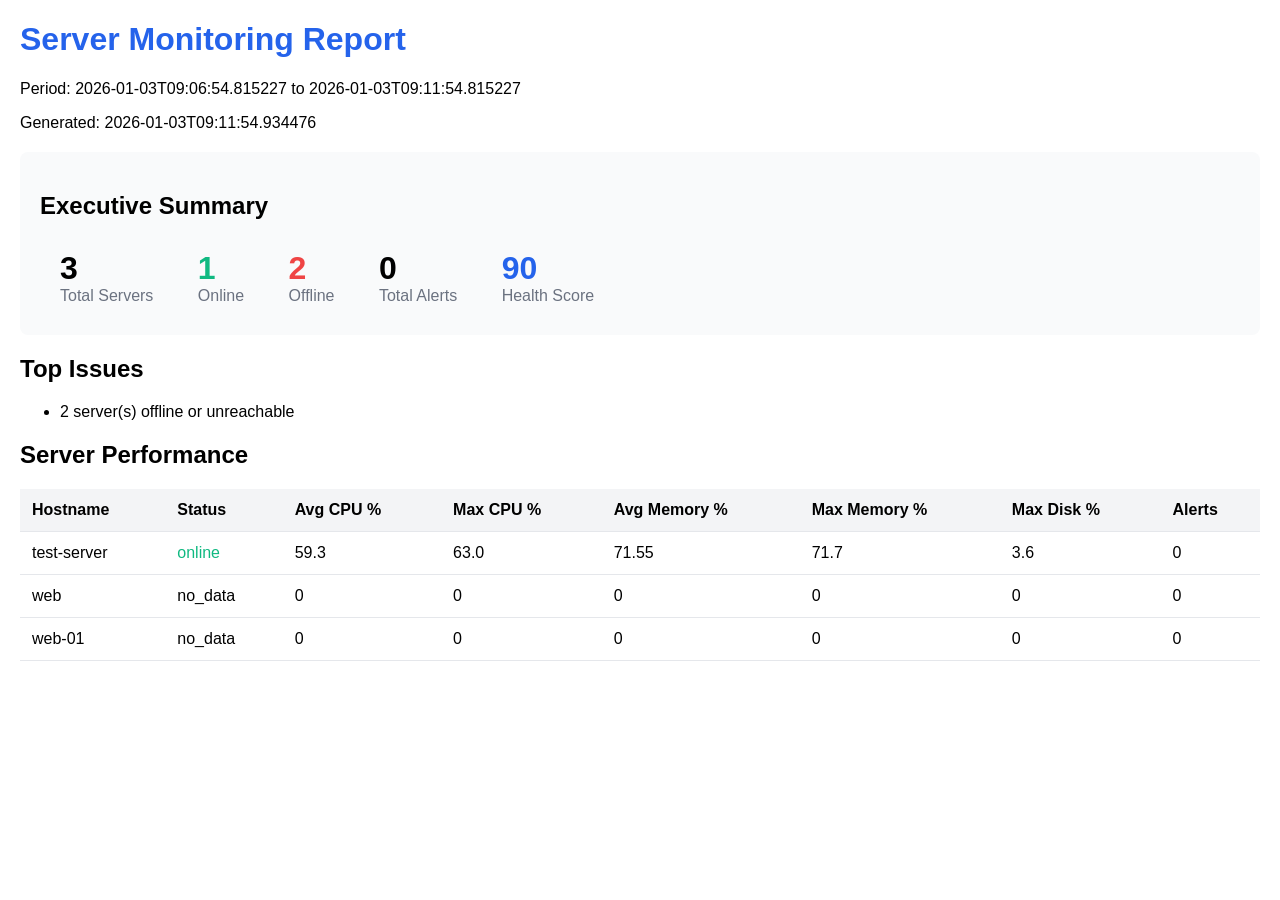
<file: backend/reports/report_10_20260103_091154.html>
<!DOCTYPE html>
<html>
<head>
    <title>Monitoring Report - 2026-01-03T09:06:54.815227</title>
    <style>
        body { font-family: Arial, sans-serif; margin: 20px; }
        h1 { color: #2563eb; }
        .summary { background: #f9fafb; padding: 20px; border-radius: 8px; margin: 20px 0; }
        .stat { display: inline-block; margin: 10px 20px; }
        .stat-value { font-size: 2em; font-weight: bold; }
        .stat-label { color: #6b7280; }
        table { width: 100%; border-collapse: collapse; margin: 20px 0; }
        th, td { padding: 12px; text-align: left; border-bottom: 1px solid #e5e7eb; }
        th { background: #f3f4f6; font-weight: bold; }
        .status-online { color: #10b981; }
        .status-offline { color: #ef4444; }
        .severity-critical { color: #ef4444; font-weight: bold; }
        .severity-warning { color: #f59e0b; }
    </style>
</head>
<body>
    <h1>Server Monitoring Report</h1>
    <p>Period: 2026-01-03T09:06:54.815227 to 2026-01-03T09:11:54.815227</p>
    <p>Generated: 2026-01-03T09:11:54.934476</p>
    
    <div class="summary">
        <h2>Executive Summary</h2>
        <div class="stat">
            <div class="stat-value">3</div>
            <div class="stat-label">Total Servers</div>
        </div>
        <div class="stat">
            <div class="stat-value" style="color: #10b981">1</div>
            <div class="stat-label">Online</div>
        </div>
        <div class="stat">
            <div class="stat-value" style="color: #ef4444">2</div>
            <div class="stat-label">Offline</div>
        </div>
        <div class="stat">
            <div class="stat-value">0</div>
            <div class="stat-label">Total Alerts</div>
        </div>
        <div class="stat">
            <div class="stat-value" style="color: #2563eb">90</div>
            <div class="stat-label">Health Score</div>
        </div>
    </div>
    
    <h2>Top Issues</h2>
    <ul>
        <li>2 server(s) offline or unreachable</li>
    </ul>
    
    <h2>Server Performance</h2>
    <table>
        <thead>
            <tr>
                <th>Hostname</th>
                <th>Status</th>
                <th>Avg CPU %</th>
                <th>Max CPU %</th>
                <th>Avg Memory %</th>
                <th>Max Memory %</th>
                <th>Max Disk %</th>
                <th>Alerts</th>
            </tr>
        </thead>
        <tbody>
            
            <tr>
                <td>test-server</td>
                <td class="status-online">online</td>
                <td>59.3</td>
                <td>63.0</td>
                <td>71.55</td>
                <td>71.7</td>
                <td>3.6</td>
                <td>0</td>
            </tr>
            
            <tr>
                <td>web</td>
                <td class="status-no_data">no_data</td>
                <td>0</td>
                <td>0</td>
                <td>0</td>
                <td>0</td>
                <td>0</td>
                <td>0</td>
            </tr>
            
            <tr>
                <td>web-01</td>
                <td class="status-no_data">no_data</td>
                <td>0</td>
                <td>0</td>
                <td>0</td>
                <td>0</td>
                <td>0</td>
                <td>0</td>
            </tr>
            
        </tbody>
    </table>
</body>
</html>
</file>
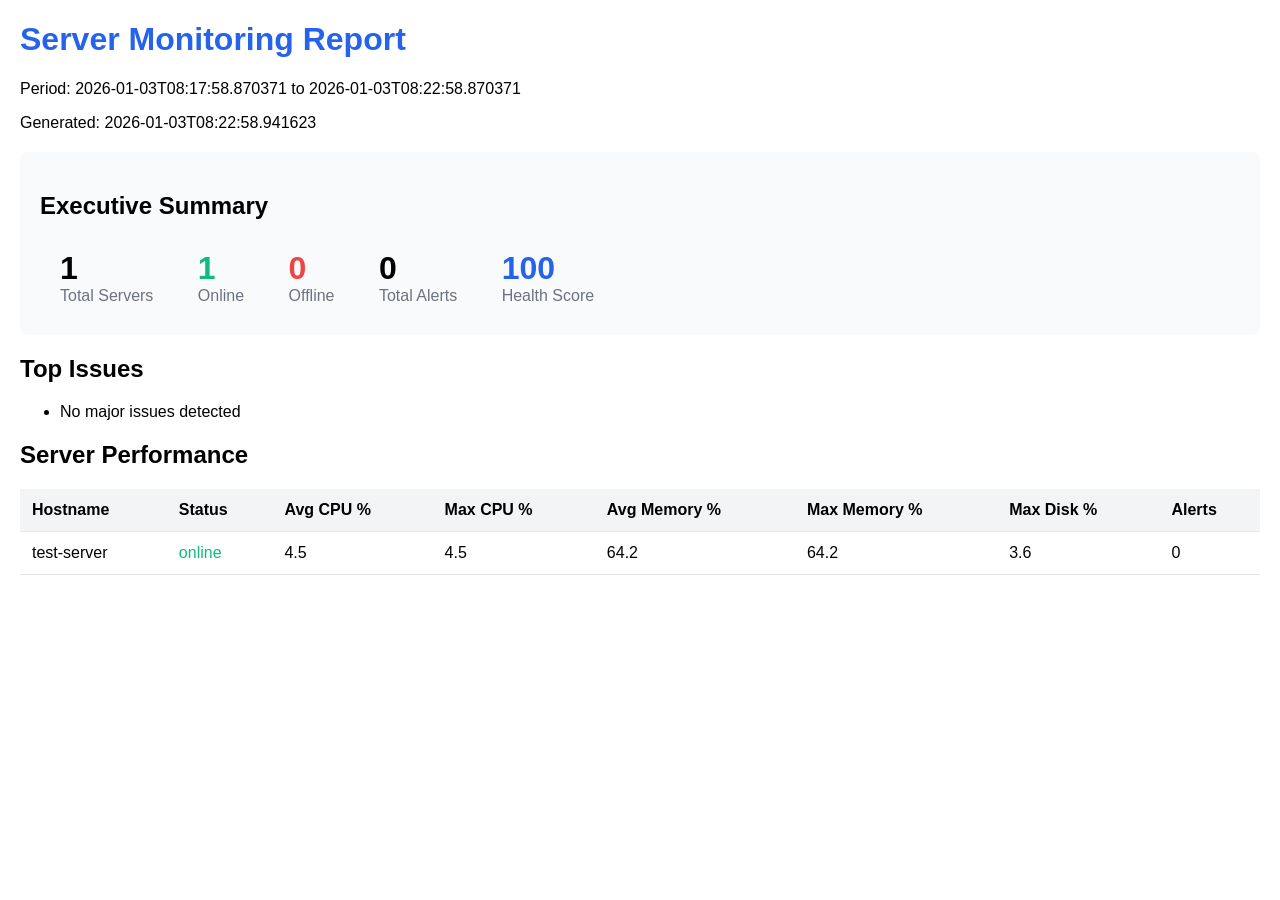
<file: backend/reports/report_1_20260103_082258.html>
<!DOCTYPE html>
<html>
<head>
    <title>Monitoring Report - 2026-01-03T08:17:58.870371</title>
    <style>
        body { font-family: Arial, sans-serif; margin: 20px; }
        h1 { color: #2563eb; }
        .summary { background: #f9fafb; padding: 20px; border-radius: 8px; margin: 20px 0; }
        .stat { display: inline-block; margin: 10px 20px; }
        .stat-value { font-size: 2em; font-weight: bold; }
        .stat-label { color: #6b7280; }
        table { width: 100%; border-collapse: collapse; margin: 20px 0; }
        th, td { padding: 12px; text-align: left; border-bottom: 1px solid #e5e7eb; }
        th { background: #f3f4f6; font-weight: bold; }
        .status-online { color: #10b981; }
        .status-offline { color: #ef4444; }
        .severity-critical { color: #ef4444; font-weight: bold; }
        .severity-warning { color: #f59e0b; }
    </style>
</head>
<body>
    <h1>Server Monitoring Report</h1>
    <p>Period: 2026-01-03T08:17:58.870371 to 2026-01-03T08:22:58.870371</p>
    <p>Generated: 2026-01-03T08:22:58.941623</p>
    
    <div class="summary">
        <h2>Executive Summary</h2>
        <div class="stat">
            <div class="stat-value">1</div>
            <div class="stat-label">Total Servers</div>
        </div>
        <div class="stat">
            <div class="stat-value" style="color: #10b981">1</div>
            <div class="stat-label">Online</div>
        </div>
        <div class="stat">
            <div class="stat-value" style="color: #ef4444">0</div>
            <div class="stat-label">Offline</div>
        </div>
        <div class="stat">
            <div class="stat-value">0</div>
            <div class="stat-label">Total Alerts</div>
        </div>
        <div class="stat">
            <div class="stat-value" style="color: #2563eb">100</div>
            <div class="stat-label">Health Score</div>
        </div>
    </div>
    
    <h2>Top Issues</h2>
    <ul>
        <li>No major issues detected</li>
    </ul>
    
    <h2>Server Performance</h2>
    <table>
        <thead>
            <tr>
                <th>Hostname</th>
                <th>Status</th>
                <th>Avg CPU %</th>
                <th>Max CPU %</th>
                <th>Avg Memory %</th>
                <th>Max Memory %</th>
                <th>Max Disk %</th>
                <th>Alerts</th>
            </tr>
        </thead>
        <tbody>
            
            <tr>
                <td>test-server</td>
                <td class="status-online">online</td>
                <td>4.5</td>
                <td>4.5</td>
                <td>64.2</td>
                <td>64.2</td>
                <td>3.6</td>
                <td>0</td>
            </tr>
            
        </tbody>
    </table>
</body>
</html>
</file>
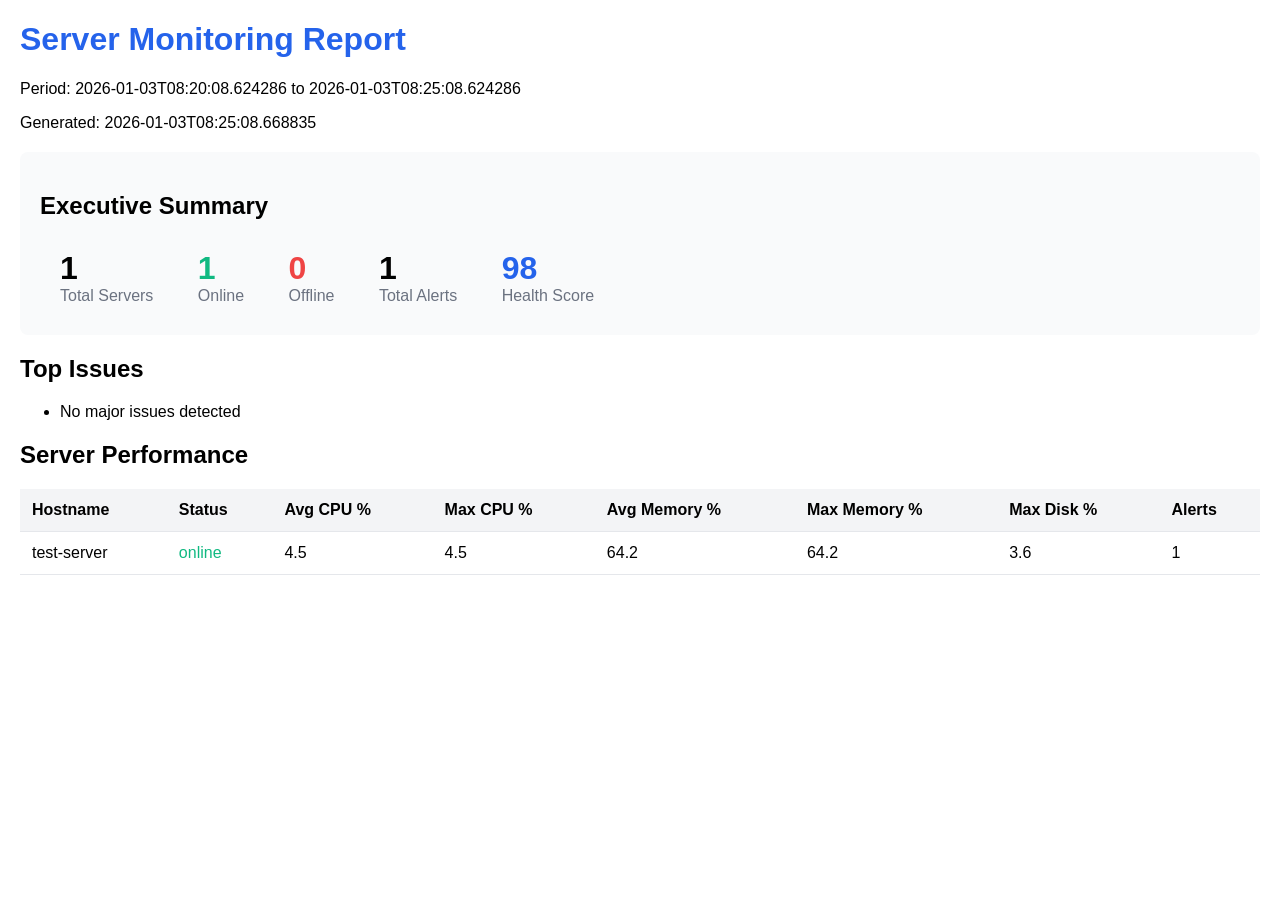
<file: backend/reports/report_2_20260103_082508.html>
<!DOCTYPE html>
<html>
<head>
    <title>Monitoring Report - 2026-01-03T08:20:08.624286</title>
    <style>
        body { font-family: Arial, sans-serif; margin: 20px; }
        h1 { color: #2563eb; }
        .summary { background: #f9fafb; padding: 20px; border-radius: 8px; margin: 20px 0; }
        .stat { display: inline-block; margin: 10px 20px; }
        .stat-value { font-size: 2em; font-weight: bold; }
        .stat-label { color: #6b7280; }
        table { width: 100%; border-collapse: collapse; margin: 20px 0; }
        th, td { padding: 12px; text-align: left; border-bottom: 1px solid #e5e7eb; }
        th { background: #f3f4f6; font-weight: bold; }
        .status-online { color: #10b981; }
        .status-offline { color: #ef4444; }
        .severity-critical { color: #ef4444; font-weight: bold; }
        .severity-warning { color: #f59e0b; }
    </style>
</head>
<body>
    <h1>Server Monitoring Report</h1>
    <p>Period: 2026-01-03T08:20:08.624286 to 2026-01-03T08:25:08.624286</p>
    <p>Generated: 2026-01-03T08:25:08.668835</p>
    
    <div class="summary">
        <h2>Executive Summary</h2>
        <div class="stat">
            <div class="stat-value">1</div>
            <div class="stat-label">Total Servers</div>
        </div>
        <div class="stat">
            <div class="stat-value" style="color: #10b981">1</div>
            <div class="stat-label">Online</div>
        </div>
        <div class="stat">
            <div class="stat-value" style="color: #ef4444">0</div>
            <div class="stat-label">Offline</div>
        </div>
        <div class="stat">
            <div class="stat-value">1</div>
            <div class="stat-label">Total Alerts</div>
        </div>
        <div class="stat">
            <div class="stat-value" style="color: #2563eb">98</div>
            <div class="stat-label">Health Score</div>
        </div>
    </div>
    
    <h2>Top Issues</h2>
    <ul>
        <li>No major issues detected</li>
    </ul>
    
    <h2>Server Performance</h2>
    <table>
        <thead>
            <tr>
                <th>Hostname</th>
                <th>Status</th>
                <th>Avg CPU %</th>
                <th>Max CPU %</th>
                <th>Avg Memory %</th>
                <th>Max Memory %</th>
                <th>Max Disk %</th>
                <th>Alerts</th>
            </tr>
        </thead>
        <tbody>
            
            <tr>
                <td>test-server</td>
                <td class="status-online">online</td>
                <td>4.5</td>
                <td>4.5</td>
                <td>64.2</td>
                <td>64.2</td>
                <td>3.6</td>
                <td>1</td>
            </tr>
            
        </tbody>
    </table>
</body>
</html>
</file>
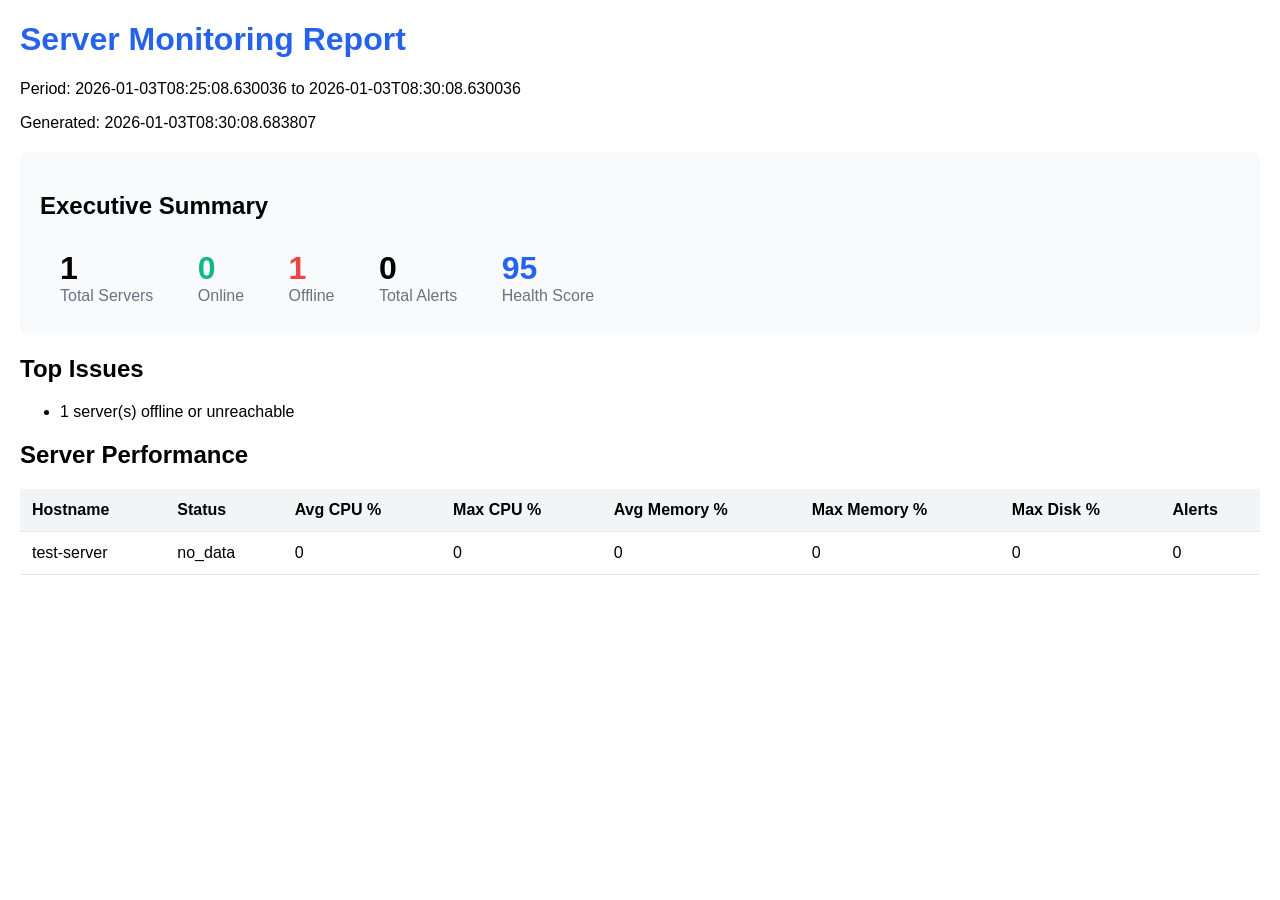
<file: backend/reports/report_3_20260103_083008.html>
<!DOCTYPE html>
<html>
<head>
    <title>Monitoring Report - 2026-01-03T08:25:08.630036</title>
    <style>
        body { font-family: Arial, sans-serif; margin: 20px; }
        h1 { color: #2563eb; }
        .summary { background: #f9fafb; padding: 20px; border-radius: 8px; margin: 20px 0; }
        .stat { display: inline-block; margin: 10px 20px; }
        .stat-value { font-size: 2em; font-weight: bold; }
        .stat-label { color: #6b7280; }
        table { width: 100%; border-collapse: collapse; margin: 20px 0; }
        th, td { padding: 12px; text-align: left; border-bottom: 1px solid #e5e7eb; }
        th { background: #f3f4f6; font-weight: bold; }
        .status-online { color: #10b981; }
        .status-offline { color: #ef4444; }
        .severity-critical { color: #ef4444; font-weight: bold; }
        .severity-warning { color: #f59e0b; }
    </style>
</head>
<body>
    <h1>Server Monitoring Report</h1>
    <p>Period: 2026-01-03T08:25:08.630036 to 2026-01-03T08:30:08.630036</p>
    <p>Generated: 2026-01-03T08:30:08.683807</p>
    
    <div class="summary">
        <h2>Executive Summary</h2>
        <div class="stat">
            <div class="stat-value">1</div>
            <div class="stat-label">Total Servers</div>
        </div>
        <div class="stat">
            <div class="stat-value" style="color: #10b981">0</div>
            <div class="stat-label">Online</div>
        </div>
        <div class="stat">
            <div class="stat-value" style="color: #ef4444">1</div>
            <div class="stat-label">Offline</div>
        </div>
        <div class="stat">
            <div class="stat-value">0</div>
            <div class="stat-label">Total Alerts</div>
        </div>
        <div class="stat">
            <div class="stat-value" style="color: #2563eb">95</div>
            <div class="stat-label">Health Score</div>
        </div>
    </div>
    
    <h2>Top Issues</h2>
    <ul>
        <li>1 server(s) offline or unreachable</li>
    </ul>
    
    <h2>Server Performance</h2>
    <table>
        <thead>
            <tr>
                <th>Hostname</th>
                <th>Status</th>
                <th>Avg CPU %</th>
                <th>Max CPU %</th>
                <th>Avg Memory %</th>
                <th>Max Memory %</th>
                <th>Max Disk %</th>
                <th>Alerts</th>
            </tr>
        </thead>
        <tbody>
            
            <tr>
                <td>test-server</td>
                <td class="status-no_data">no_data</td>
                <td>0</td>
                <td>0</td>
                <td>0</td>
                <td>0</td>
                <td>0</td>
                <td>0</td>
            </tr>
            
        </tbody>
    </table>
</body>
</html>
</file>
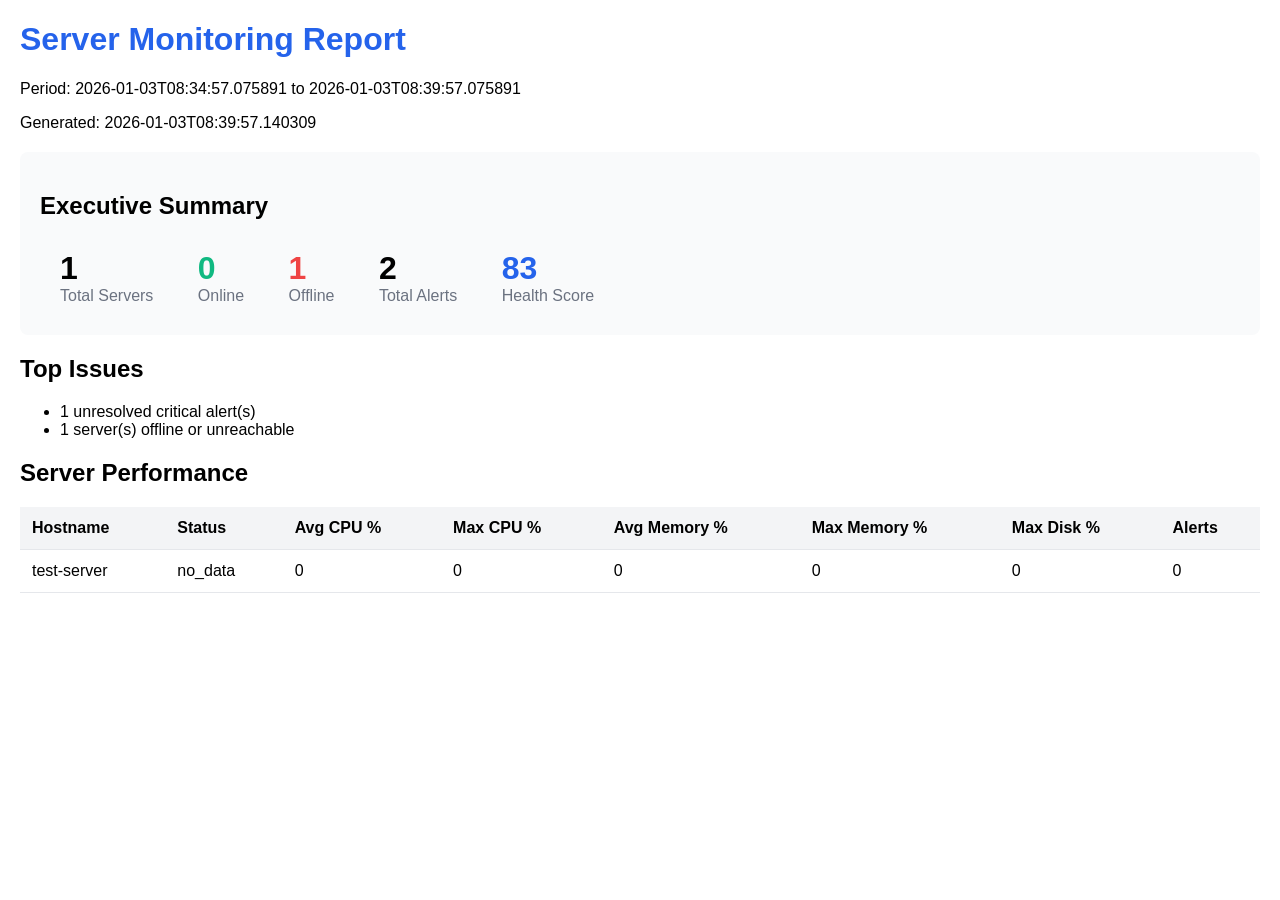
<file: backend/reports/report_4_20260103_083957.html>
<!DOCTYPE html>
<html>
<head>
    <title>Monitoring Report - 2026-01-03T08:34:57.075891</title>
    <style>
        body { font-family: Arial, sans-serif; margin: 20px; }
        h1 { color: #2563eb; }
        .summary { background: #f9fafb; padding: 20px; border-radius: 8px; margin: 20px 0; }
        .stat { display: inline-block; margin: 10px 20px; }
        .stat-value { font-size: 2em; font-weight: bold; }
        .stat-label { color: #6b7280; }
        table { width: 100%; border-collapse: collapse; margin: 20px 0; }
        th, td { padding: 12px; text-align: left; border-bottom: 1px solid #e5e7eb; }
        th { background: #f3f4f6; font-weight: bold; }
        .status-online { color: #10b981; }
        .status-offline { color: #ef4444; }
        .severity-critical { color: #ef4444; font-weight: bold; }
        .severity-warning { color: #f59e0b; }
    </style>
</head>
<body>
    <h1>Server Monitoring Report</h1>
    <p>Period: 2026-01-03T08:34:57.075891 to 2026-01-03T08:39:57.075891</p>
    <p>Generated: 2026-01-03T08:39:57.140309</p>
    
    <div class="summary">
        <h2>Executive Summary</h2>
        <div class="stat">
            <div class="stat-value">1</div>
            <div class="stat-label">Total Servers</div>
        </div>
        <div class="stat">
            <div class="stat-value" style="color: #10b981">0</div>
            <div class="stat-label">Online</div>
        </div>
        <div class="stat">
            <div class="stat-value" style="color: #ef4444">1</div>
            <div class="stat-label">Offline</div>
        </div>
        <div class="stat">
            <div class="stat-value">2</div>
            <div class="stat-label">Total Alerts</div>
        </div>
        <div class="stat">
            <div class="stat-value" style="color: #2563eb">83</div>
            <div class="stat-label">Health Score</div>
        </div>
    </div>
    
    <h2>Top Issues</h2>
    <ul>
        <li>1 unresolved critical alert(s)</li><li>1 server(s) offline or unreachable</li>
    </ul>
    
    <h2>Server Performance</h2>
    <table>
        <thead>
            <tr>
                <th>Hostname</th>
                <th>Status</th>
                <th>Avg CPU %</th>
                <th>Max CPU %</th>
                <th>Avg Memory %</th>
                <th>Max Memory %</th>
                <th>Max Disk %</th>
                <th>Alerts</th>
            </tr>
        </thead>
        <tbody>
            
            <tr>
                <td>test-server</td>
                <td class="status-no_data">no_data</td>
                <td>0</td>
                <td>0</td>
                <td>0</td>
                <td>0</td>
                <td>0</td>
                <td>0</td>
            </tr>
            
        </tbody>
    </table>
</body>
</html>
</file>
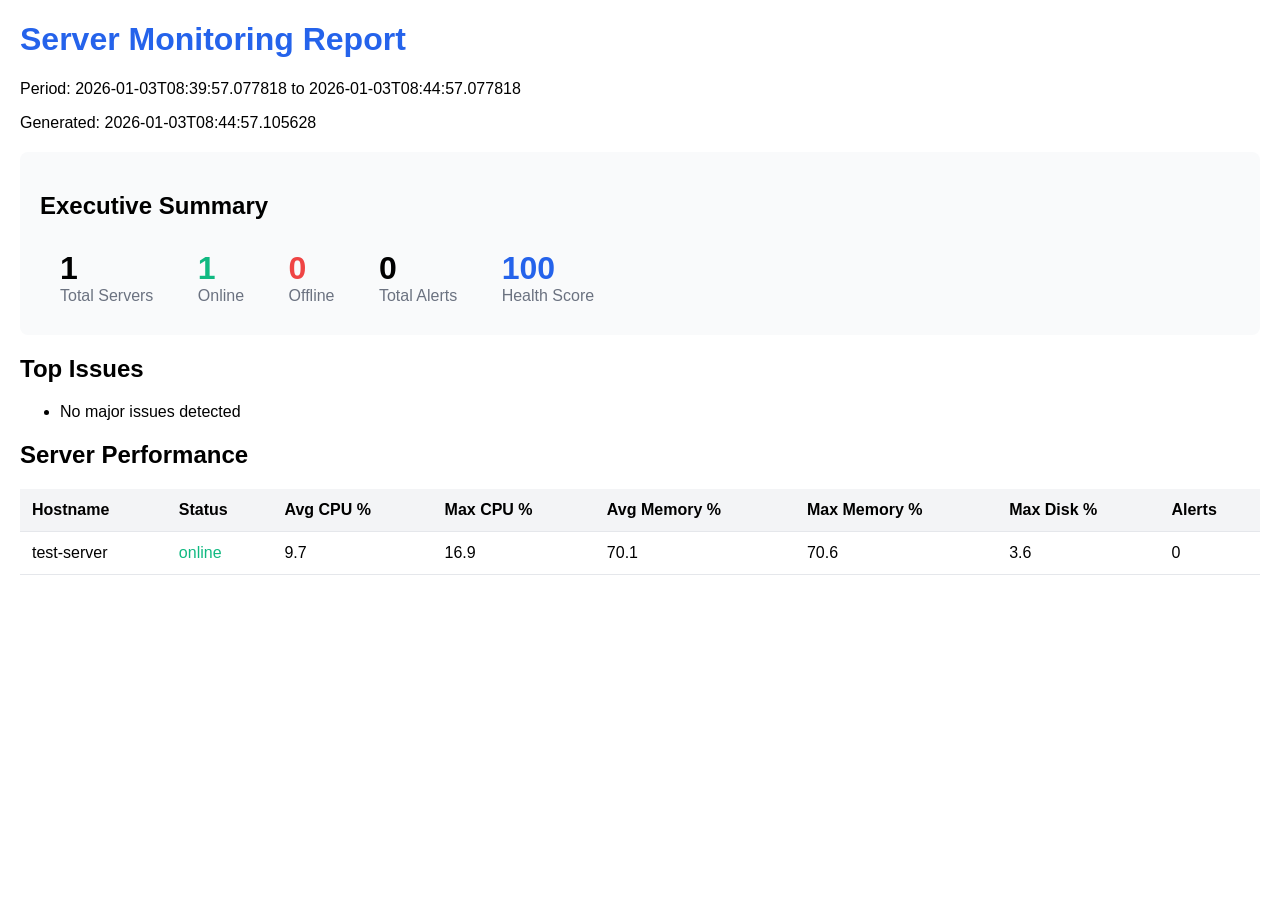
<file: backend/reports/report_5_20260103_084457.html>
<!DOCTYPE html>
<html>
<head>
    <title>Monitoring Report - 2026-01-03T08:39:57.077818</title>
    <style>
        body { font-family: Arial, sans-serif; margin: 20px; }
        h1 { color: #2563eb; }
        .summary { background: #f9fafb; padding: 20px; border-radius: 8px; margin: 20px 0; }
        .stat { display: inline-block; margin: 10px 20px; }
        .stat-value { font-size: 2em; font-weight: bold; }
        .stat-label { color: #6b7280; }
        table { width: 100%; border-collapse: collapse; margin: 20px 0; }
        th, td { padding: 12px; text-align: left; border-bottom: 1px solid #e5e7eb; }
        th { background: #f3f4f6; font-weight: bold; }
        .status-online { color: #10b981; }
        .status-offline { color: #ef4444; }
        .severity-critical { color: #ef4444; font-weight: bold; }
        .severity-warning { color: #f59e0b; }
    </style>
</head>
<body>
    <h1>Server Monitoring Report</h1>
    <p>Period: 2026-01-03T08:39:57.077818 to 2026-01-03T08:44:57.077818</p>
    <p>Generated: 2026-01-03T08:44:57.105628</p>
    
    <div class="summary">
        <h2>Executive Summary</h2>
        <div class="stat">
            <div class="stat-value">1</div>
            <div class="stat-label">Total Servers</div>
        </div>
        <div class="stat">
            <div class="stat-value" style="color: #10b981">1</div>
            <div class="stat-label">Online</div>
        </div>
        <div class="stat">
            <div class="stat-value" style="color: #ef4444">0</div>
            <div class="stat-label">Offline</div>
        </div>
        <div class="stat">
            <div class="stat-value">0</div>
            <div class="stat-label">Total Alerts</div>
        </div>
        <div class="stat">
            <div class="stat-value" style="color: #2563eb">100</div>
            <div class="stat-label">Health Score</div>
        </div>
    </div>
    
    <h2>Top Issues</h2>
    <ul>
        <li>No major issues detected</li>
    </ul>
    
    <h2>Server Performance</h2>
    <table>
        <thead>
            <tr>
                <th>Hostname</th>
                <th>Status</th>
                <th>Avg CPU %</th>
                <th>Max CPU %</th>
                <th>Avg Memory %</th>
                <th>Max Memory %</th>
                <th>Max Disk %</th>
                <th>Alerts</th>
            </tr>
        </thead>
        <tbody>
            
            <tr>
                <td>test-server</td>
                <td class="status-online">online</td>
                <td>9.7</td>
                <td>16.9</td>
                <td>70.1</td>
                <td>70.6</td>
                <td>3.6</td>
                <td>0</td>
            </tr>
            
        </tbody>
    </table>
</body>
</html>
</file>
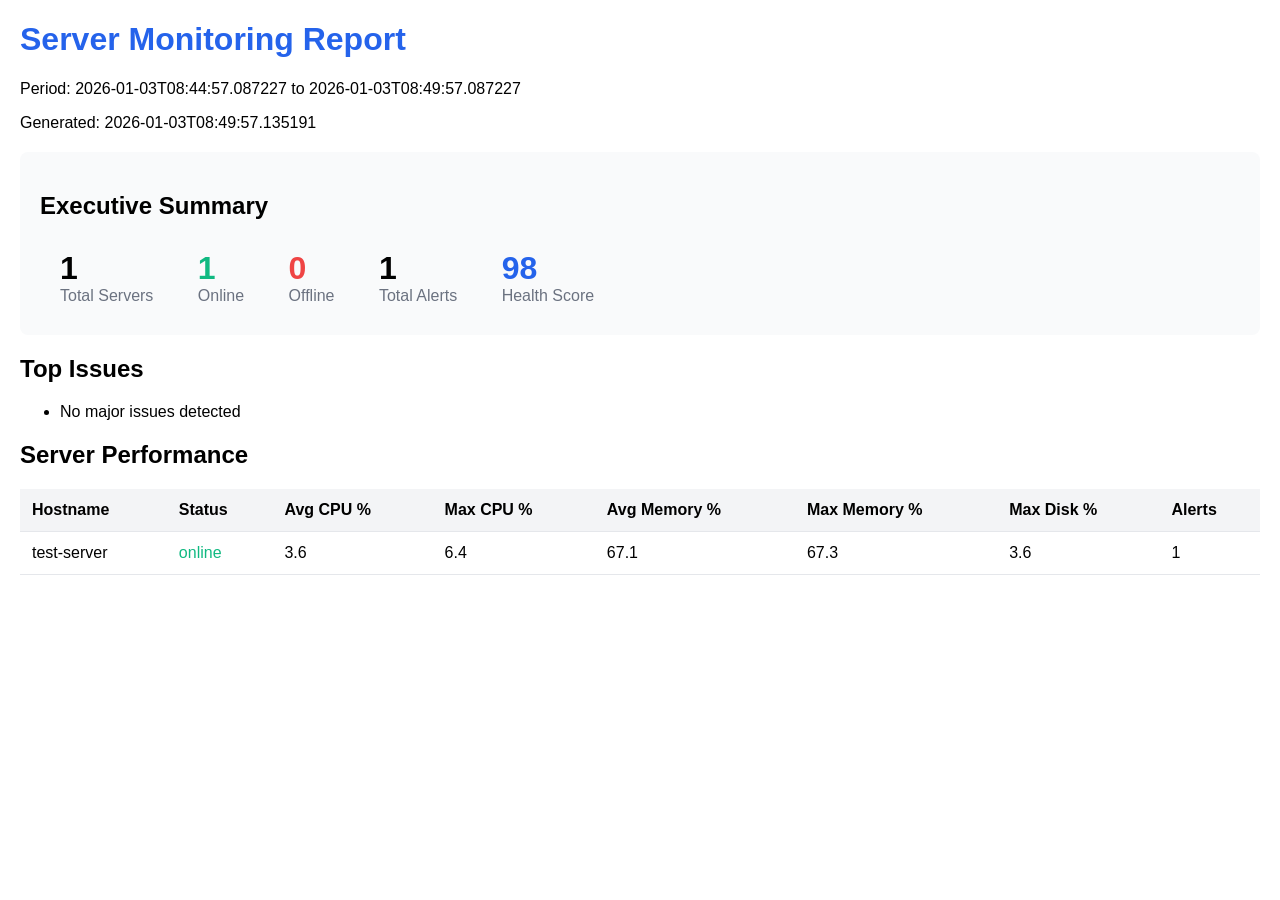
<file: backend/reports/report_6_20260103_084957.html>
<!DOCTYPE html>
<html>
<head>
    <title>Monitoring Report - 2026-01-03T08:44:57.087227</title>
    <style>
        body { font-family: Arial, sans-serif; margin: 20px; }
        h1 { color: #2563eb; }
        .summary { background: #f9fafb; padding: 20px; border-radius: 8px; margin: 20px 0; }
        .stat { display: inline-block; margin: 10px 20px; }
        .stat-value { font-size: 2em; font-weight: bold; }
        .stat-label { color: #6b7280; }
        table { width: 100%; border-collapse: collapse; margin: 20px 0; }
        th, td { padding: 12px; text-align: left; border-bottom: 1px solid #e5e7eb; }
        th { background: #f3f4f6; font-weight: bold; }
        .status-online { color: #10b981; }
        .status-offline { color: #ef4444; }
        .severity-critical { color: #ef4444; font-weight: bold; }
        .severity-warning { color: #f59e0b; }
    </style>
</head>
<body>
    <h1>Server Monitoring Report</h1>
    <p>Period: 2026-01-03T08:44:57.087227 to 2026-01-03T08:49:57.087227</p>
    <p>Generated: 2026-01-03T08:49:57.135191</p>
    
    <div class="summary">
        <h2>Executive Summary</h2>
        <div class="stat">
            <div class="stat-value">1</div>
            <div class="stat-label">Total Servers</div>
        </div>
        <div class="stat">
            <div class="stat-value" style="color: #10b981">1</div>
            <div class="stat-label">Online</div>
        </div>
        <div class="stat">
            <div class="stat-value" style="color: #ef4444">0</div>
            <div class="stat-label">Offline</div>
        </div>
        <div class="stat">
            <div class="stat-value">1</div>
            <div class="stat-label">Total Alerts</div>
        </div>
        <div class="stat">
            <div class="stat-value" style="color: #2563eb">98</div>
            <div class="stat-label">Health Score</div>
        </div>
    </div>
    
    <h2>Top Issues</h2>
    <ul>
        <li>No major issues detected</li>
    </ul>
    
    <h2>Server Performance</h2>
    <table>
        <thead>
            <tr>
                <th>Hostname</th>
                <th>Status</th>
                <th>Avg CPU %</th>
                <th>Max CPU %</th>
                <th>Avg Memory %</th>
                <th>Max Memory %</th>
                <th>Max Disk %</th>
                <th>Alerts</th>
            </tr>
        </thead>
        <tbody>
            
            <tr>
                <td>test-server</td>
                <td class="status-online">online</td>
                <td>3.6</td>
                <td>6.4</td>
                <td>67.1</td>
                <td>67.3</td>
                <td>3.6</td>
                <td>1</td>
            </tr>
            
        </tbody>
    </table>
</body>
</html>
</file>
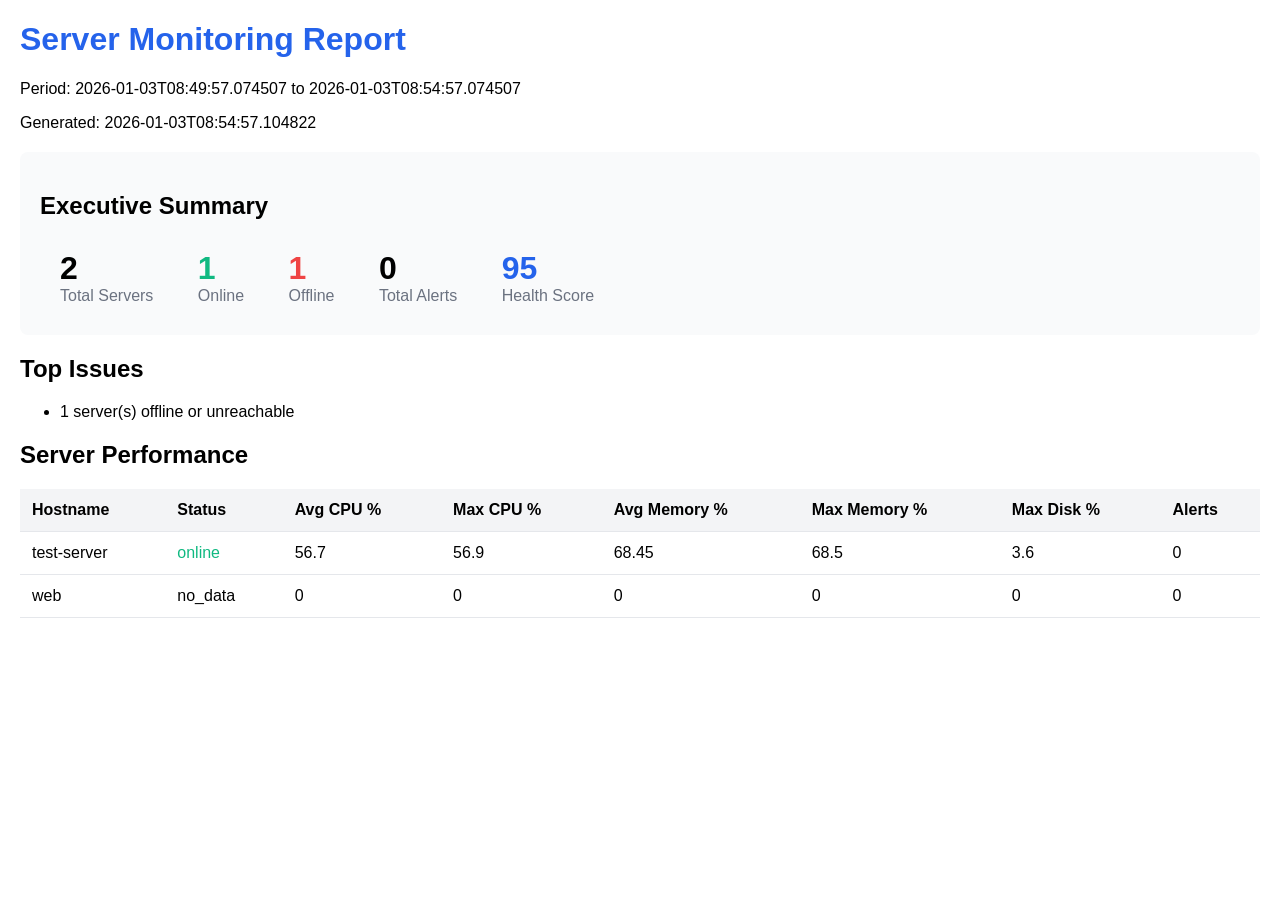
<file: backend/reports/report_7_20260103_085457.html>
<!DOCTYPE html>
<html>
<head>
    <title>Monitoring Report - 2026-01-03T08:49:57.074507</title>
    <style>
        body { font-family: Arial, sans-serif; margin: 20px; }
        h1 { color: #2563eb; }
        .summary { background: #f9fafb; padding: 20px; border-radius: 8px; margin: 20px 0; }
        .stat { display: inline-block; margin: 10px 20px; }
        .stat-value { font-size: 2em; font-weight: bold; }
        .stat-label { color: #6b7280; }
        table { width: 100%; border-collapse: collapse; margin: 20px 0; }
        th, td { padding: 12px; text-align: left; border-bottom: 1px solid #e5e7eb; }
        th { background: #f3f4f6; font-weight: bold; }
        .status-online { color: #10b981; }
        .status-offline { color: #ef4444; }
        .severity-critical { color: #ef4444; font-weight: bold; }
        .severity-warning { color: #f59e0b; }
    </style>
</head>
<body>
    <h1>Server Monitoring Report</h1>
    <p>Period: 2026-01-03T08:49:57.074507 to 2026-01-03T08:54:57.074507</p>
    <p>Generated: 2026-01-03T08:54:57.104822</p>
    
    <div class="summary">
        <h2>Executive Summary</h2>
        <div class="stat">
            <div class="stat-value">2</div>
            <div class="stat-label">Total Servers</div>
        </div>
        <div class="stat">
            <div class="stat-value" style="color: #10b981">1</div>
            <div class="stat-label">Online</div>
        </div>
        <div class="stat">
            <div class="stat-value" style="color: #ef4444">1</div>
            <div class="stat-label">Offline</div>
        </div>
        <div class="stat">
            <div class="stat-value">0</div>
            <div class="stat-label">Total Alerts</div>
        </div>
        <div class="stat">
            <div class="stat-value" style="color: #2563eb">95</div>
            <div class="stat-label">Health Score</div>
        </div>
    </div>
    
    <h2>Top Issues</h2>
    <ul>
        <li>1 server(s) offline or unreachable</li>
    </ul>
    
    <h2>Server Performance</h2>
    <table>
        <thead>
            <tr>
                <th>Hostname</th>
                <th>Status</th>
                <th>Avg CPU %</th>
                <th>Max CPU %</th>
                <th>Avg Memory %</th>
                <th>Max Memory %</th>
                <th>Max Disk %</th>
                <th>Alerts</th>
            </tr>
        </thead>
        <tbody>
            
            <tr>
                <td>test-server</td>
                <td class="status-online">online</td>
                <td>56.7</td>
                <td>56.9</td>
                <td>68.45</td>
                <td>68.5</td>
                <td>3.6</td>
                <td>0</td>
            </tr>
            
            <tr>
                <td>web</td>
                <td class="status-no_data">no_data</td>
                <td>0</td>
                <td>0</td>
                <td>0</td>
                <td>0</td>
                <td>0</td>
                <td>0</td>
            </tr>
            
        </tbody>
    </table>
</body>
</html>
</file>
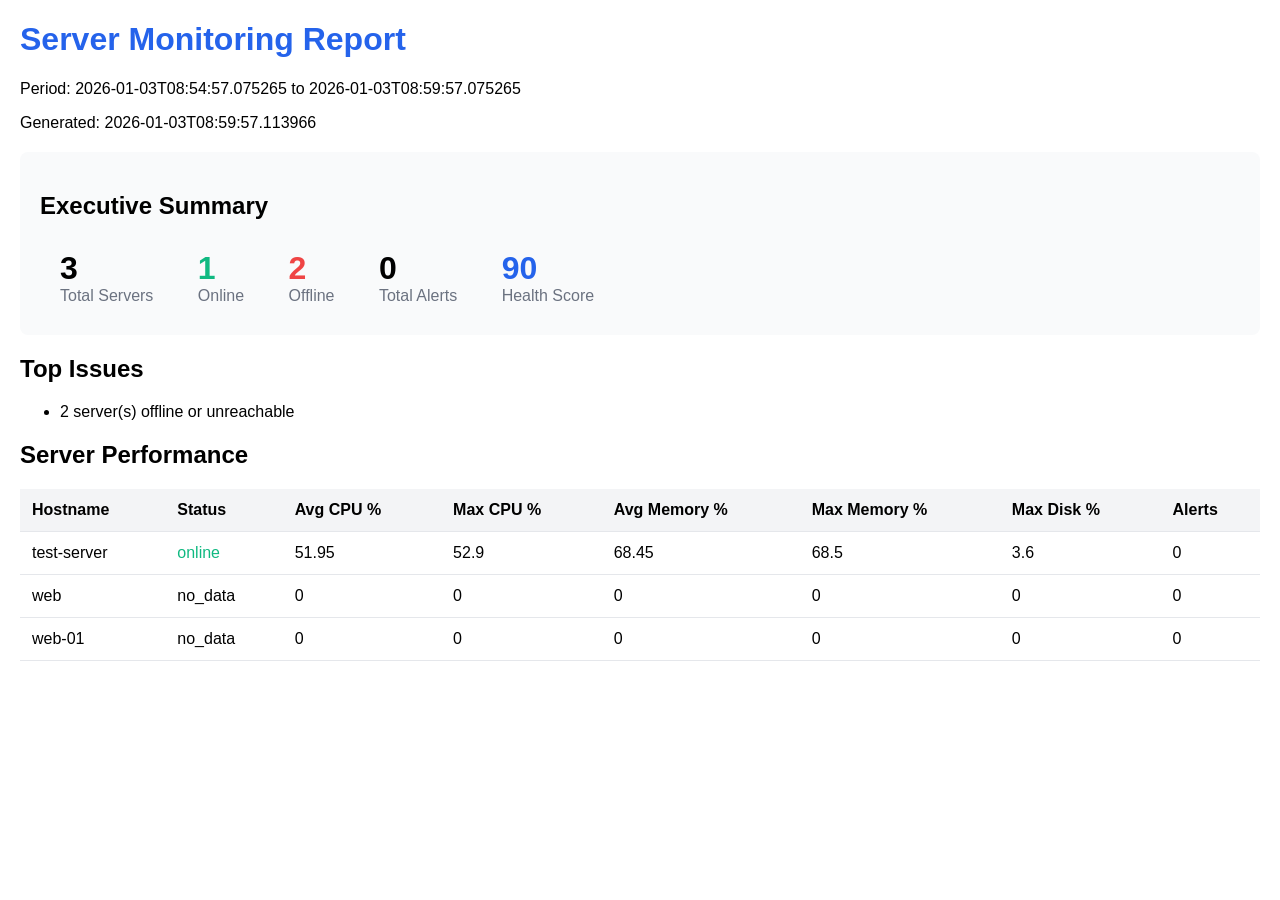
<file: backend/reports/report_8_20260103_085957.html>
<!DOCTYPE html>
<html>
<head>
    <title>Monitoring Report - 2026-01-03T08:54:57.075265</title>
    <style>
        body { font-family: Arial, sans-serif; margin: 20px; }
        h1 { color: #2563eb; }
        .summary { background: #f9fafb; padding: 20px; border-radius: 8px; margin: 20px 0; }
        .stat { display: inline-block; margin: 10px 20px; }
        .stat-value { font-size: 2em; font-weight: bold; }
        .stat-label { color: #6b7280; }
        table { width: 100%; border-collapse: collapse; margin: 20px 0; }
        th, td { padding: 12px; text-align: left; border-bottom: 1px solid #e5e7eb; }
        th { background: #f3f4f6; font-weight: bold; }
        .status-online { color: #10b981; }
        .status-offline { color: #ef4444; }
        .severity-critical { color: #ef4444; font-weight: bold; }
        .severity-warning { color: #f59e0b; }
    </style>
</head>
<body>
    <h1>Server Monitoring Report</h1>
    <p>Period: 2026-01-03T08:54:57.075265 to 2026-01-03T08:59:57.075265</p>
    <p>Generated: 2026-01-03T08:59:57.113966</p>
    
    <div class="summary">
        <h2>Executive Summary</h2>
        <div class="stat">
            <div class="stat-value">3</div>
            <div class="stat-label">Total Servers</div>
        </div>
        <div class="stat">
            <div class="stat-value" style="color: #10b981">1</div>
            <div class="stat-label">Online</div>
        </div>
        <div class="stat">
            <div class="stat-value" style="color: #ef4444">2</div>
            <div class="stat-label">Offline</div>
        </div>
        <div class="stat">
            <div class="stat-value">0</div>
            <div class="stat-label">Total Alerts</div>
        </div>
        <div class="stat">
            <div class="stat-value" style="color: #2563eb">90</div>
            <div class="stat-label">Health Score</div>
        </div>
    </div>
    
    <h2>Top Issues</h2>
    <ul>
        <li>2 server(s) offline or unreachable</li>
    </ul>
    
    <h2>Server Performance</h2>
    <table>
        <thead>
            <tr>
                <th>Hostname</th>
                <th>Status</th>
                <th>Avg CPU %</th>
                <th>Max CPU %</th>
                <th>Avg Memory %</th>
                <th>Max Memory %</th>
                <th>Max Disk %</th>
                <th>Alerts</th>
            </tr>
        </thead>
        <tbody>
            
            <tr>
                <td>test-server</td>
                <td class="status-online">online</td>
                <td>51.95</td>
                <td>52.9</td>
                <td>68.45</td>
                <td>68.5</td>
                <td>3.6</td>
                <td>0</td>
            </tr>
            
            <tr>
                <td>web</td>
                <td class="status-no_data">no_data</td>
                <td>0</td>
                <td>0</td>
                <td>0</td>
                <td>0</td>
                <td>0</td>
                <td>0</td>
            </tr>
            
            <tr>
                <td>web-01</td>
                <td class="status-no_data">no_data</td>
                <td>0</td>
                <td>0</td>
                <td>0</td>
                <td>0</td>
                <td>0</td>
                <td>0</td>
            </tr>
            
        </tbody>
    </table>
</body>
</html>
</file>
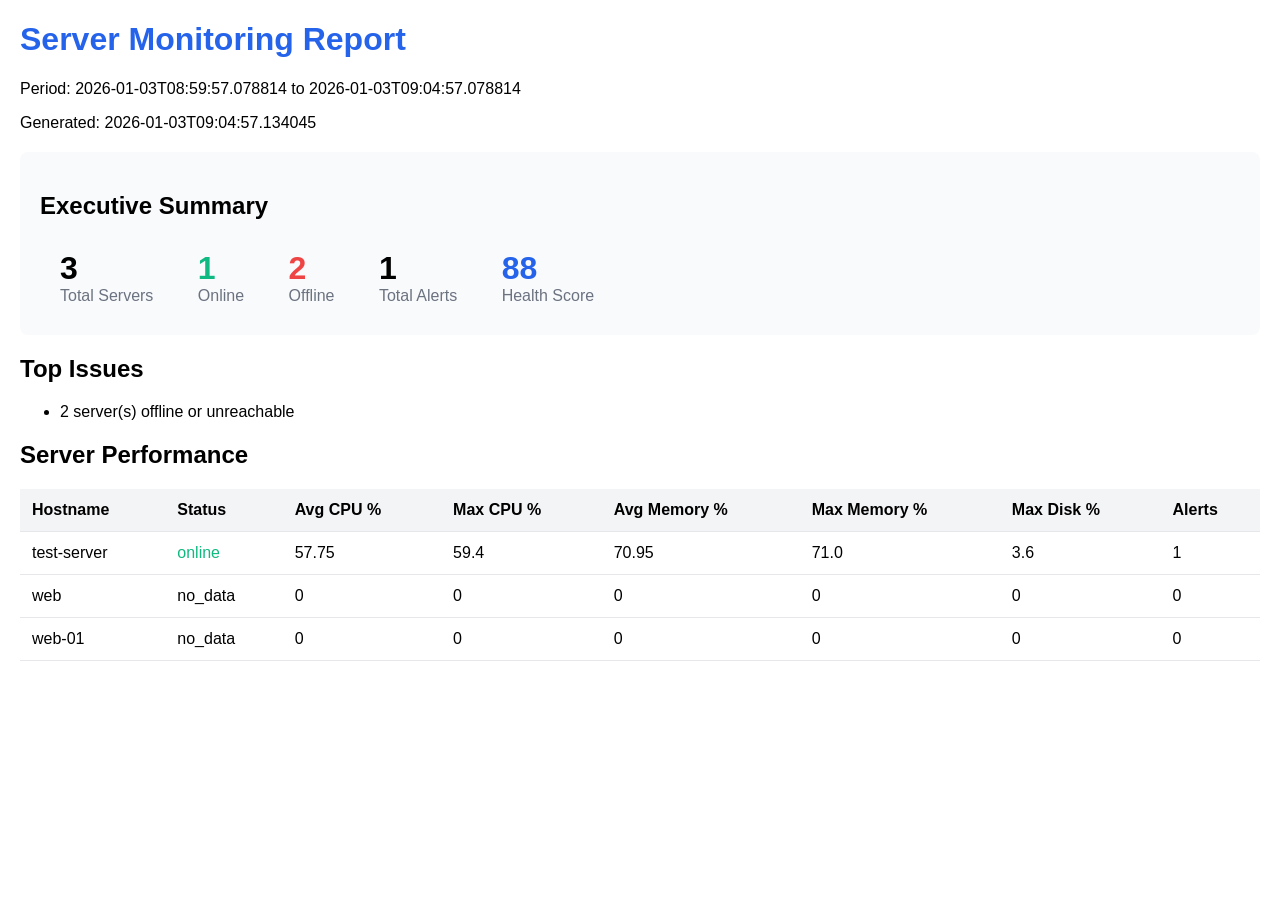
<file: backend/reports/report_9_20260103_090457.html>
<!DOCTYPE html>
<html>
<head>
    <title>Monitoring Report - 2026-01-03T08:59:57.078814</title>
    <style>
        body { font-family: Arial, sans-serif; margin: 20px; }
        h1 { color: #2563eb; }
        .summary { background: #f9fafb; padding: 20px; border-radius: 8px; margin: 20px 0; }
        .stat { display: inline-block; margin: 10px 20px; }
        .stat-value { font-size: 2em; font-weight: bold; }
        .stat-label { color: #6b7280; }
        table { width: 100%; border-collapse: collapse; margin: 20px 0; }
        th, td { padding: 12px; text-align: left; border-bottom: 1px solid #e5e7eb; }
        th { background: #f3f4f6; font-weight: bold; }
        .status-online { color: #10b981; }
        .status-offline { color: #ef4444; }
        .severity-critical { color: #ef4444; font-weight: bold; }
        .severity-warning { color: #f59e0b; }
    </style>
</head>
<body>
    <h1>Server Monitoring Report</h1>
    <p>Period: 2026-01-03T08:59:57.078814 to 2026-01-03T09:04:57.078814</p>
    <p>Generated: 2026-01-03T09:04:57.134045</p>
    
    <div class="summary">
        <h2>Executive Summary</h2>
        <div class="stat">
            <div class="stat-value">3</div>
            <div class="stat-label">Total Servers</div>
        </div>
        <div class="stat">
            <div class="stat-value" style="color: #10b981">1</div>
            <div class="stat-label">Online</div>
        </div>
        <div class="stat">
            <div class="stat-value" style="color: #ef4444">2</div>
            <div class="stat-label">Offline</div>
        </div>
        <div class="stat">
            <div class="stat-value">1</div>
            <div class="stat-label">Total Alerts</div>
        </div>
        <div class="stat">
            <div class="stat-value" style="color: #2563eb">88</div>
            <div class="stat-label">Health Score</div>
        </div>
    </div>
    
    <h2>Top Issues</h2>
    <ul>
        <li>2 server(s) offline or unreachable</li>
    </ul>
    
    <h2>Server Performance</h2>
    <table>
        <thead>
            <tr>
                <th>Hostname</th>
                <th>Status</th>
                <th>Avg CPU %</th>
                <th>Max CPU %</th>
                <th>Avg Memory %</th>
                <th>Max Memory %</th>
                <th>Max Disk %</th>
                <th>Alerts</th>
            </tr>
        </thead>
        <tbody>
            
            <tr>
                <td>test-server</td>
                <td class="status-online">online</td>
                <td>57.75</td>
                <td>59.4</td>
                <td>70.95</td>
                <td>71.0</td>
                <td>3.6</td>
                <td>1</td>
            </tr>
            
            <tr>
                <td>web</td>
                <td class="status-no_data">no_data</td>
                <td>0</td>
                <td>0</td>
                <td>0</td>
                <td>0</td>
                <td>0</td>
                <td>0</td>
            </tr>
            
            <tr>
                <td>web-01</td>
                <td class="status-no_data">no_data</td>
                <td>0</td>
                <td>0</td>
                <td>0</td>
                <td>0</td>
                <td>0</td>
                <td>0</td>
            </tr>
            
        </tbody>
    </table>
</body>
</html>
</file>
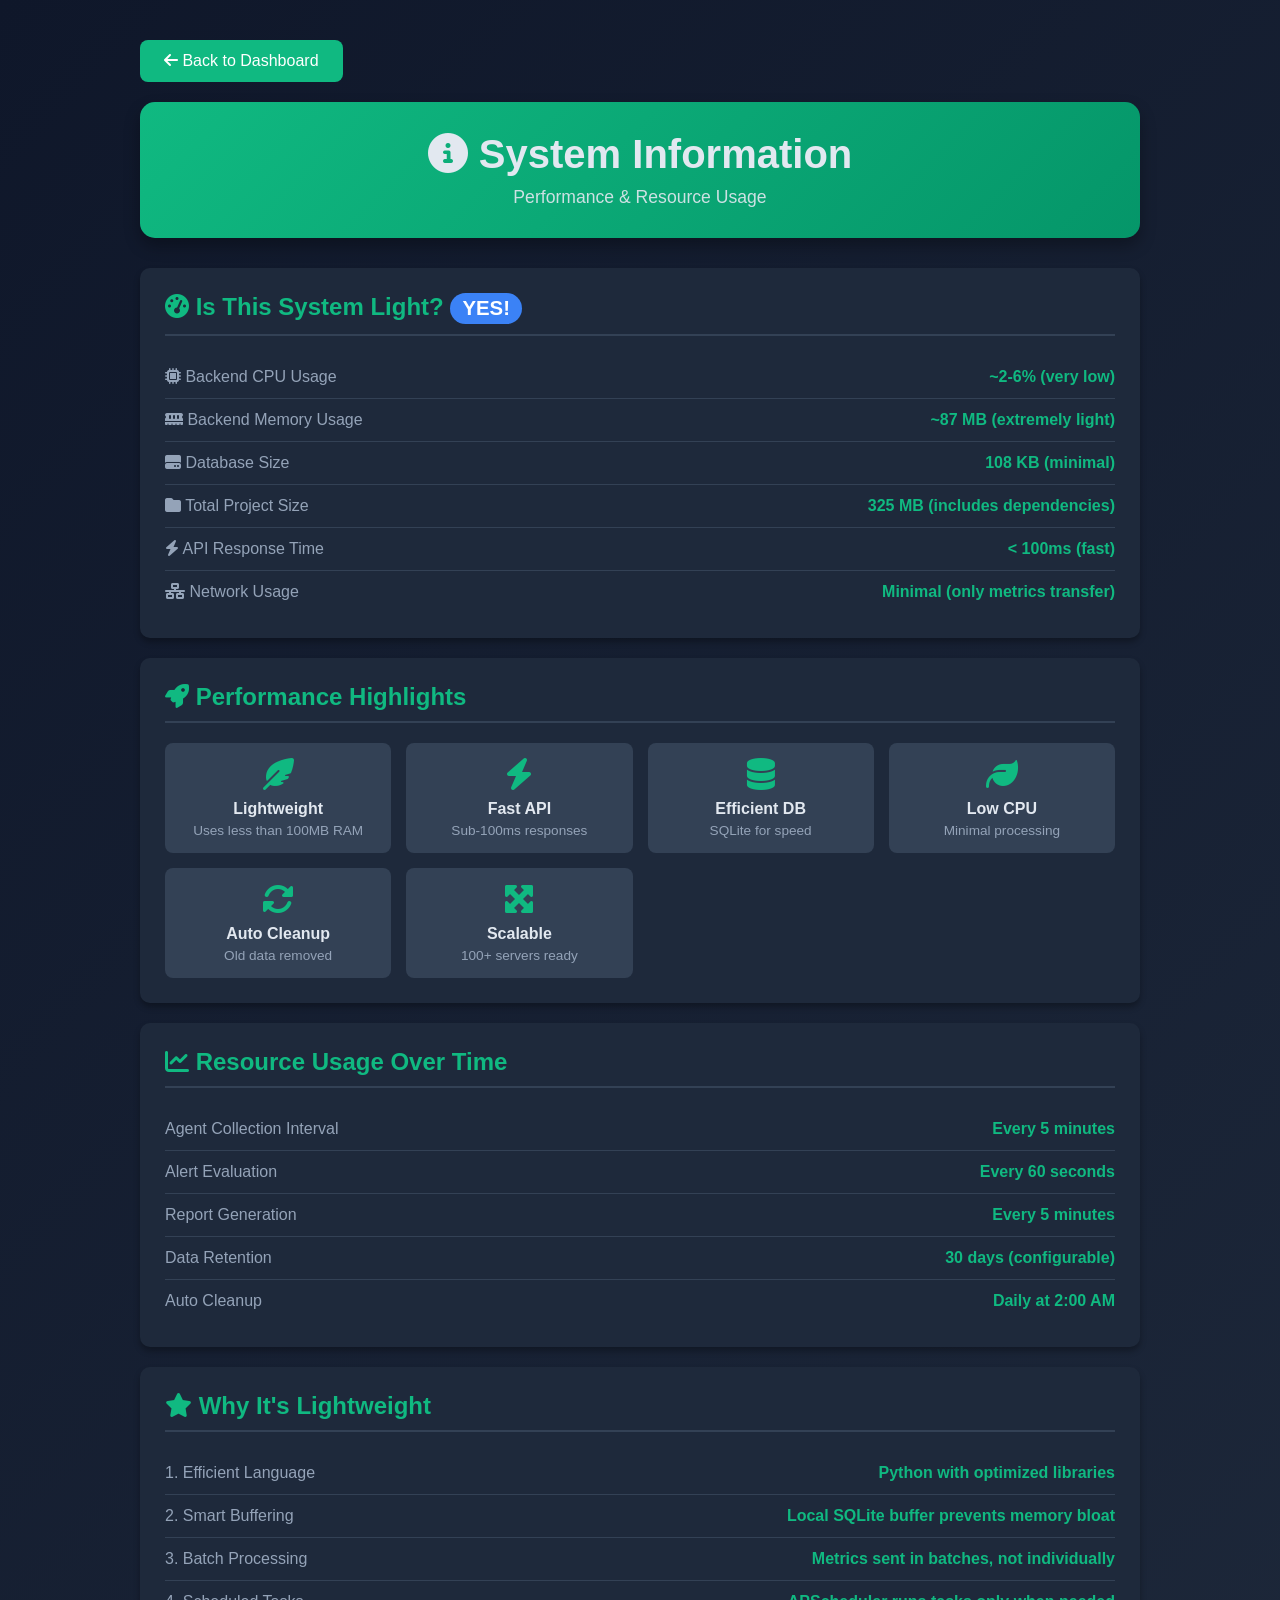
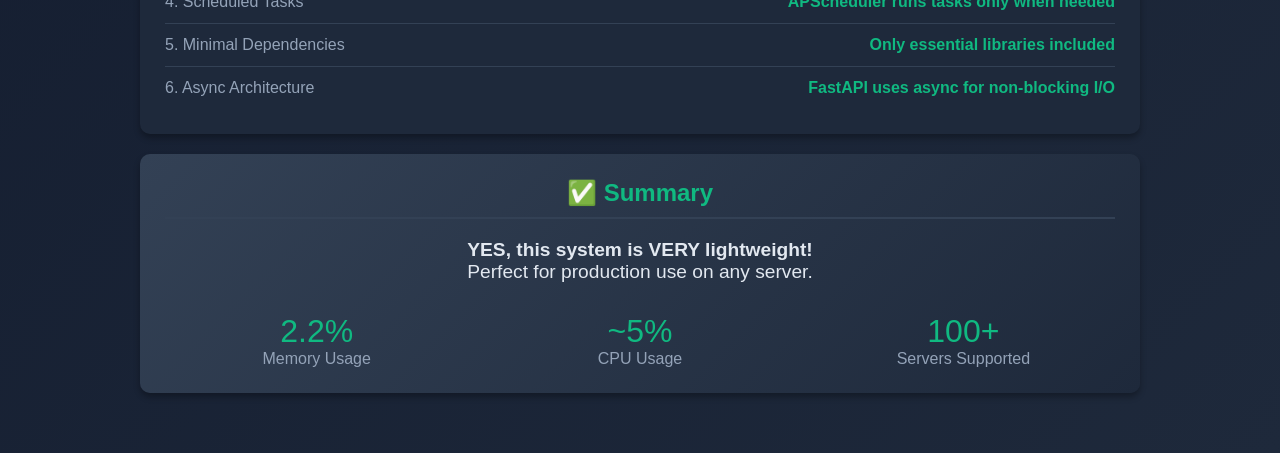
<file: backend/app/templates/info.html>
<!DOCTYPE html>
<html lang="en">
<head>
    <meta charset="UTF-8">
    <meta name="viewport" content="width=device-width, initial-scale=1.0">
    <title>System Info - Monitix</title>
    <link rel="stylesheet" href="https://cdnjs.cloudflare.com/ajax/libs/font-awesome/6.4.0/css/all.min.css">
    <style>
        * { margin: 0; padding: 0; box-sizing: border-box; }
        body { 
            font-family: 'Segoe UI', Tahoma, Geneva, Verdana, sans-serif; 
            background: linear-gradient(135deg, #0f172a 0%, #1e293b 100%);
            color: #e2e8f0;
            padding: 40px 20px;
        }
        .container { max-width: 1000px; margin: 0 auto; }
        .header {
            background: linear-gradient(135deg, #10b981 0%, #059669 100%);
            padding: 30px;
            border-radius: 15px;
            margin-bottom: 30px;
            box-shadow: 0 8px 16px rgba(0,0,0,0.3);
            text-align: center;
        }
        .header h1 { font-size: 2.5em; margin-bottom: 10px; }
        .header p { font-size: 1.1em; opacity: 0.9; }
        
        .card {
            background: #1e293b;
            padding: 25px;
            border-radius: 10px;
            margin-bottom: 20px;
            box-shadow: 0 4px 6px rgba(0,0,0,0.3);
        }
        .card h2 {
            color: #10b981;
            margin-bottom: 20px;
            font-size: 1.5em;
            border-bottom: 2px solid #334155;
            padding-bottom: 10px;
        }
        .metric-row {
            display: flex;
            justify-content: space-between;
            padding: 12px 0;
            border-bottom: 1px solid #334155;
        }
        .metric-row:last-child { border-bottom: none; }
        .metric-label { color: #94a3b8; }
        .metric-value { font-weight: bold; color: #10b981; }
        
        .feature-grid {
            display: grid;
            grid-template-columns: repeat(auto-fit, minmax(200px, 1fr));
            gap: 15px;
        }
        .feature {
            background: #334155;
            padding: 15px;
            border-radius: 8px;
            text-align: center;
        }
        .feature i {
            font-size: 2em;
            color: #10b981;
            margin-bottom: 10px;
        }
        .feature-name {
            font-weight: bold;
            margin-bottom: 5px;
        }
        .feature-desc {
            font-size: 0.85em;
            color: #94a3b8;
        }
        
        .back-btn {
            display: inline-block;
            padding: 12px 24px;
            background: #10b981;
            color: white;
            text-decoration: none;
            border-radius: 8px;
            margin-bottom: 20px;
        }
        .back-btn:hover { background: #059669; }
        
        .badge {
            display: inline-block;
            padding: 4px 12px;
            background: #10b981;
            color: white;
            border-radius: 20px;
            font-size: 0.85em;
            font-weight: bold;
        }
        .badge.light { background: #3b82f6; }
    </style>
</head>
<body>
    <div class="container">
        <a href="/" class="back-btn"><i class="fas fa-arrow-left"></i> Back to Dashboard</a>
        
        <div class="header">
            <h1><i class="fas fa-info-circle"></i> System Information</h1>
            <p>Performance & Resource Usage</p>
        </div>
        
        <div class="card">
            <h2><i class="fas fa-tachometer-alt"></i> Is This System Light? <span class="badge light">YES!</span></h2>
            <div class="metric-row">
                <span class="metric-label"><i class="fas fa-microchip"></i> Backend CPU Usage</span>
                <span class="metric-value">~2-6% (very low)</span>
            </div>
            <div class="metric-row">
                <span class="metric-label"><i class="fas fa-memory"></i> Backend Memory Usage</span>
                <span class="metric-value">~87 MB (extremely light)</span>
            </div>
            <div class="metric-row">
                <span class="metric-label"><i class="fas fa-hdd"></i> Database Size</span>
                <span class="metric-value">108 KB (minimal)</span>
            </div>
            <div class="metric-row">
                <span class="metric-label"><i class="fas fa-folder"></i> Total Project Size</span>
                <span class="metric-value">325 MB (includes dependencies)</span>
            </div>
            <div class="metric-row">
                <span class="metric-label"><i class="fas fa-bolt"></i> API Response Time</span>
                <span class="metric-value">&lt; 100ms (fast)</span>
            </div>
            <div class="metric-row">
                <span class="metric-label"><i class="fas fa-network-wired"></i> Network Usage</span>
                <span class="metric-value">Minimal (only metrics transfer)</span>
            </div>
        </div>
        
        <div class="card">
            <h2><i class="fas fa-rocket"></i> Performance Highlights</h2>
            <div class="feature-grid">
                <div class="feature">
                    <i class="fas fa-feather-alt"></i>
                    <div class="feature-name">Lightweight</div>
                    <div class="feature-desc">Uses less than 100MB RAM</div>
                </div>
                <div class="feature">
                    <i class="fas fa-bolt"></i>
                    <div class="feature-name">Fast API</div>
                    <div class="feature-desc">Sub-100ms responses</div>
                </div>
                <div class="feature">
                    <i class="fas fa-database"></i>
                    <div class="feature-name">Efficient DB</div>
                    <div class="feature-desc">SQLite for speed</div>
                </div>
                <div class="feature">
                    <i class="fas fa-leaf"></i>
                    <div class="feature-name">Low CPU</div>
                    <div class="feature-desc">Minimal processing</div>
                </div>
                <div class="feature">
                    <i class="fas fa-sync-alt"></i>
                    <div class="feature-name">Auto Cleanup</div>
                    <div class="feature-desc">Old data removed</div>
                </div>
                <div class="feature">
                    <i class="fas fa-expand-arrows-alt"></i>
                    <div class="feature-name">Scalable</div>
                    <div class="feature-desc">100+ servers ready</div>
                </div>
            </div>
        </div>
        
        <div class="card">
            <h2><i class="fas fa-chart-line"></i> Resource Usage Over Time</h2>
            <div class="metric-row">
                <span class="metric-label">Agent Collection Interval</span>
                <span class="metric-value">Every 5 minutes</span>
            </div>
            <div class="metric-row">
                <span class="metric-label">Alert Evaluation</span>
                <span class="metric-value">Every 60 seconds</span>
            </div>
            <div class="metric-row">
                <span class="metric-label">Report Generation</span>
                <span class="metric-value">Every 5 minutes</span>
            </div>
            <div class="metric-row">
                <span class="metric-label">Data Retention</span>
                <span class="metric-value">30 days (configurable)</span>
            </div>
            <div class="metric-row">
                <span class="metric-label">Auto Cleanup</span>
                <span class="metric-value">Daily at 2:00 AM</span>
            </div>
        </div>
        
        <div class="card">
            <h2><i class="fas fa-star"></i> Why It's Lightweight</h2>
            <div class="metric-row">
                <span class="metric-label">1. Efficient Language</span>
                <span class="metric-value">Python with optimized libraries</span>
            </div>
            <div class="metric-row">
                <span class="metric-label">2. Smart Buffering</span>
                <span class="metric-value">Local SQLite buffer prevents memory bloat</span>
            </div>
            <div class="metric-row">
                <span class="metric-label">3. Batch Processing</span>
                <span class="metric-value">Metrics sent in batches, not individually</span>
            </div>
            <div class="metric-row">
                <span class="metric-label">4. Scheduled Tasks</span>
                <span class="metric-value">APScheduler runs tasks only when needed</span>
            </div>
            <div class="metric-row">
                <span class="metric-label">5. Minimal Dependencies</span>
                <span class="metric-value">Only essential libraries included</span>
            </div>
            <div class="metric-row">
                <span class="metric-label">6. Async Architecture</span>
                <span class="metric-value">FastAPI uses async for non-blocking I/O</span>
            </div>
        </div>
        
        <div class="card" style="text-align: center; background: linear-gradient(135deg, #334155 0%, #1e293b 100%);">
            <h2>✅ Summary</h2>
            <p style="font-size: 1.2em; margin: 20px 0;">
                <strong>YES, this system is VERY lightweight!</strong><br>
                Perfect for production use on any server.
            </p>
            <div style="display: grid; grid-template-columns: repeat(3, 1fr); gap: 20px; margin-top: 30px;">
                <div>
                    <div style="font-size: 2em; color: #10b981;">2.2%</div>
                    <div style="color: #94a3b8;">Memory Usage</div>
                </div>
                <div>
                    <div style="font-size: 2em; color: #10b981;">~5%</div>
                    <div style="color: #94a3b8;">CPU Usage</div>
                </div>
                <div>
                    <div style="font-size: 2em; color: #10b981;">100+</div>
                    <div style="color: #94a3b8;">Servers Supported</div>
                </div>
            </div>
        </div>
    </div>
</body>
</html>
</file>
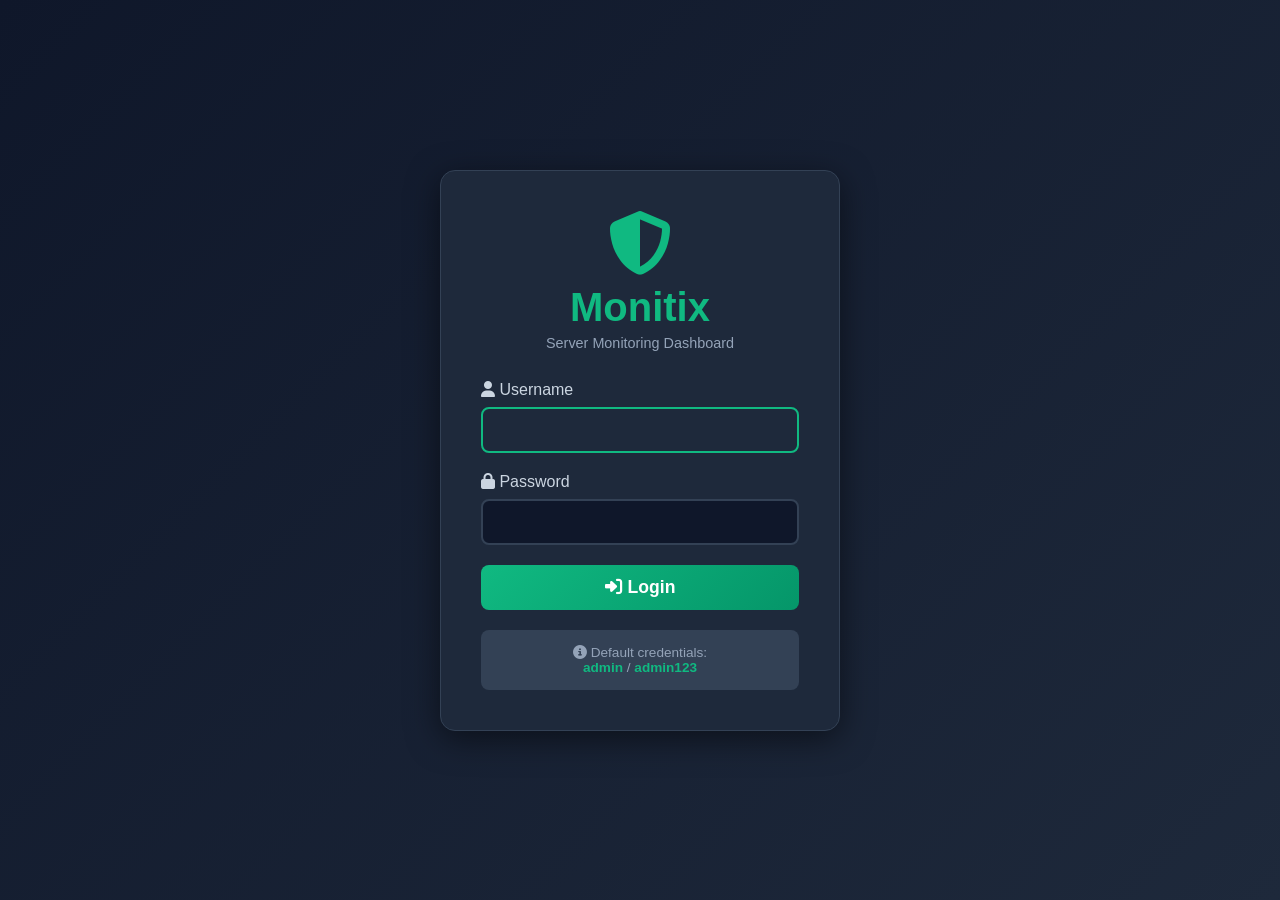
<file: backend/app/templates/login.html>
<!DOCTYPE html>
<html lang="en">
<head>
    <meta charset="UTF-8">
    <meta name="viewport" content="width=device-width, initial-scale=1.0">
    <title>Login - Monitix</title>
    <link rel="stylesheet" href="https://cdnjs.cloudflare.com/ajax/libs/font-awesome/6.4.0/css/all.min.css">
    <style>
        * { margin: 0; padding: 0; box-sizing: border-box; }
        body { 
            font-family: 'Segoe UI', Tahoma, Geneva, Verdana, sans-serif; 
            background: linear-gradient(135deg, #0f172a 0%, #1e293b 100%);
            display: flex;
            justify-content: center;
            align-items: center;
            min-height: 100vh;
            color: #e2e8f0;
        }
        
        .login-container {
            background: #1e293b;
            padding: 40px;
            border-radius: 15px;
            box-shadow: 0 8px 32px rgba(0,0,0,0.5);
            width: 100%;
            max-width: 400px;
            border: 1px solid #334155;
        }
        
        .logo {
            text-align: center;
            margin-bottom: 30px;
        }
        
        .logo i {
            font-size: 4em;
            color: #10b981;
            margin-bottom: 10px;
        }
        
        .logo h1 {
            font-size: 2.5em;
            color: #10b981;
            margin-bottom: 5px;
        }
        
        .logo p {
            color: #94a3b8;
            font-size: 0.9em;
        }
        
        .form-group {
            margin-bottom: 20px;
        }
        
        .form-group label {
            display: block;
            margin-bottom: 8px;
            color: #cbd5e1;
            font-weight: 500;
        }
        
        .form-group input {
            width: 100%;
            padding: 12px;
            border: 2px solid #334155;
            border-radius: 8px;
            background: #0f172a;
            color: #e2e8f0;
            font-size: 1em;
            transition: all 0.3s;
        }
        
        .form-group input:focus {
            outline: none;
            border-color: #10b981;
            background: #1e293b;
        }
        
        .login-btn {
            width: 100%;
            padding: 12px;
            background: linear-gradient(135deg, #10b981 0%, #059669 100%);
            color: white;
            border: none;
            border-radius: 8px;
            font-size: 1.1em;
            font-weight: bold;
            cursor: pointer;
            transition: all 0.3s;
        }
        
        .login-btn:hover {
            background: linear-gradient(135deg, #059669 0%, #047857 100%);
            transform: translateY(-2px);
            box-shadow: 0 4px 12px rgba(16, 185, 129, 0.4);
        }
        
        .login-btn:disabled {
            background: #334155;
            cursor: not-allowed;
            transform: none;
        }
        
        .error-message {
            background: #7f1d1d;
            color: #fecaca;
            padding: 12px;
            border-radius: 8px;
            margin-bottom: 20px;
            display: none;
            border-left: 4px solid #ef4444;
        }
        
        .error-message.show {
            display: block;
        }
        
        .default-creds {
            margin-top: 20px;
            padding: 15px;
            background: #334155;
            border-radius: 8px;
            font-size: 0.85em;
            color: #94a3b8;
            text-align: center;
        }
        
        .default-creds strong {
            color: #10b981;
        }
    </style>
</head>
<body>
    <div class="login-container">
        <div class="logo">
            <i class="fas fa-shield-alt"></i>
            <h1>Monitix</h1>
            <p>Server Monitoring Dashboard</p>
        </div>
        
        <div id="error-message" class="error-message"></div>
        
        <form id="login-form">
            <div class="form-group">
                <label for="username"><i class="fas fa-user"></i> Username</label>
                <input type="text" id="username" name="username" required autofocus>
            </div>
            
            <div class="form-group">
                <label for="password"><i class="fas fa-lock"></i> Password</label>
                <input type="password" id="password" name="password" required>
            </div>
            
            <button type="submit" class="login-btn" id="login-btn">
                <i class="fas fa-sign-in-alt"></i> Login
            </button>
        </form>
        
        <div class="default-creds">
            <i class="fas fa-info-circle"></i> Default credentials:<br>
            <strong>admin</strong> / <strong>admin123</strong>
        </div>
    </div>

    <script>
        const form = document.getElementById('login-form');
        const errorMsg = document.getElementById('error-message');
        const loginBtn = document.getElementById('login-btn');

        form.addEventListener('submit', async (e) => {
            e.preventDefault();
            
            const username = document.getElementById('username').value;
            const password = document.getElementById('password').value;
            
            errorMsg.classList.remove('show');
            loginBtn.disabled = true;
            loginBtn.innerHTML = '<i class="fas fa-spinner fa-spin"></i> Logging in...';
            
            try {
                const response = await fetch('/api/v1/auth/login', {
                    method: 'POST',
                    headers: {
                        'Content-Type': 'application/x-www-form-urlencoded',
                    },
                    body: new URLSearchParams({
                        username: username,
                        password: password
                    })
                });
                
                const data = await response.json();
                
                if (response.ok && data.access_token) {
                    localStorage.setItem('token', data.access_token);
                    window.location.href = '/';
                } else {
                    throw new Error(data.detail || 'Login failed');
                }
            } catch (error) {
                errorMsg.textContent = error.message || 'Login failed. Please check your credentials.';
                errorMsg.classList.add('show');
                loginBtn.disabled = false;
                loginBtn.innerHTML = '<i class="fas fa-sign-in-alt"></i> Login';
            }
        });
        
        // Check if already logged in
        if (localStorage.getItem('token')) {
            window.location.href = '/';
        }
    </script>
</body>
</html>
</file>
